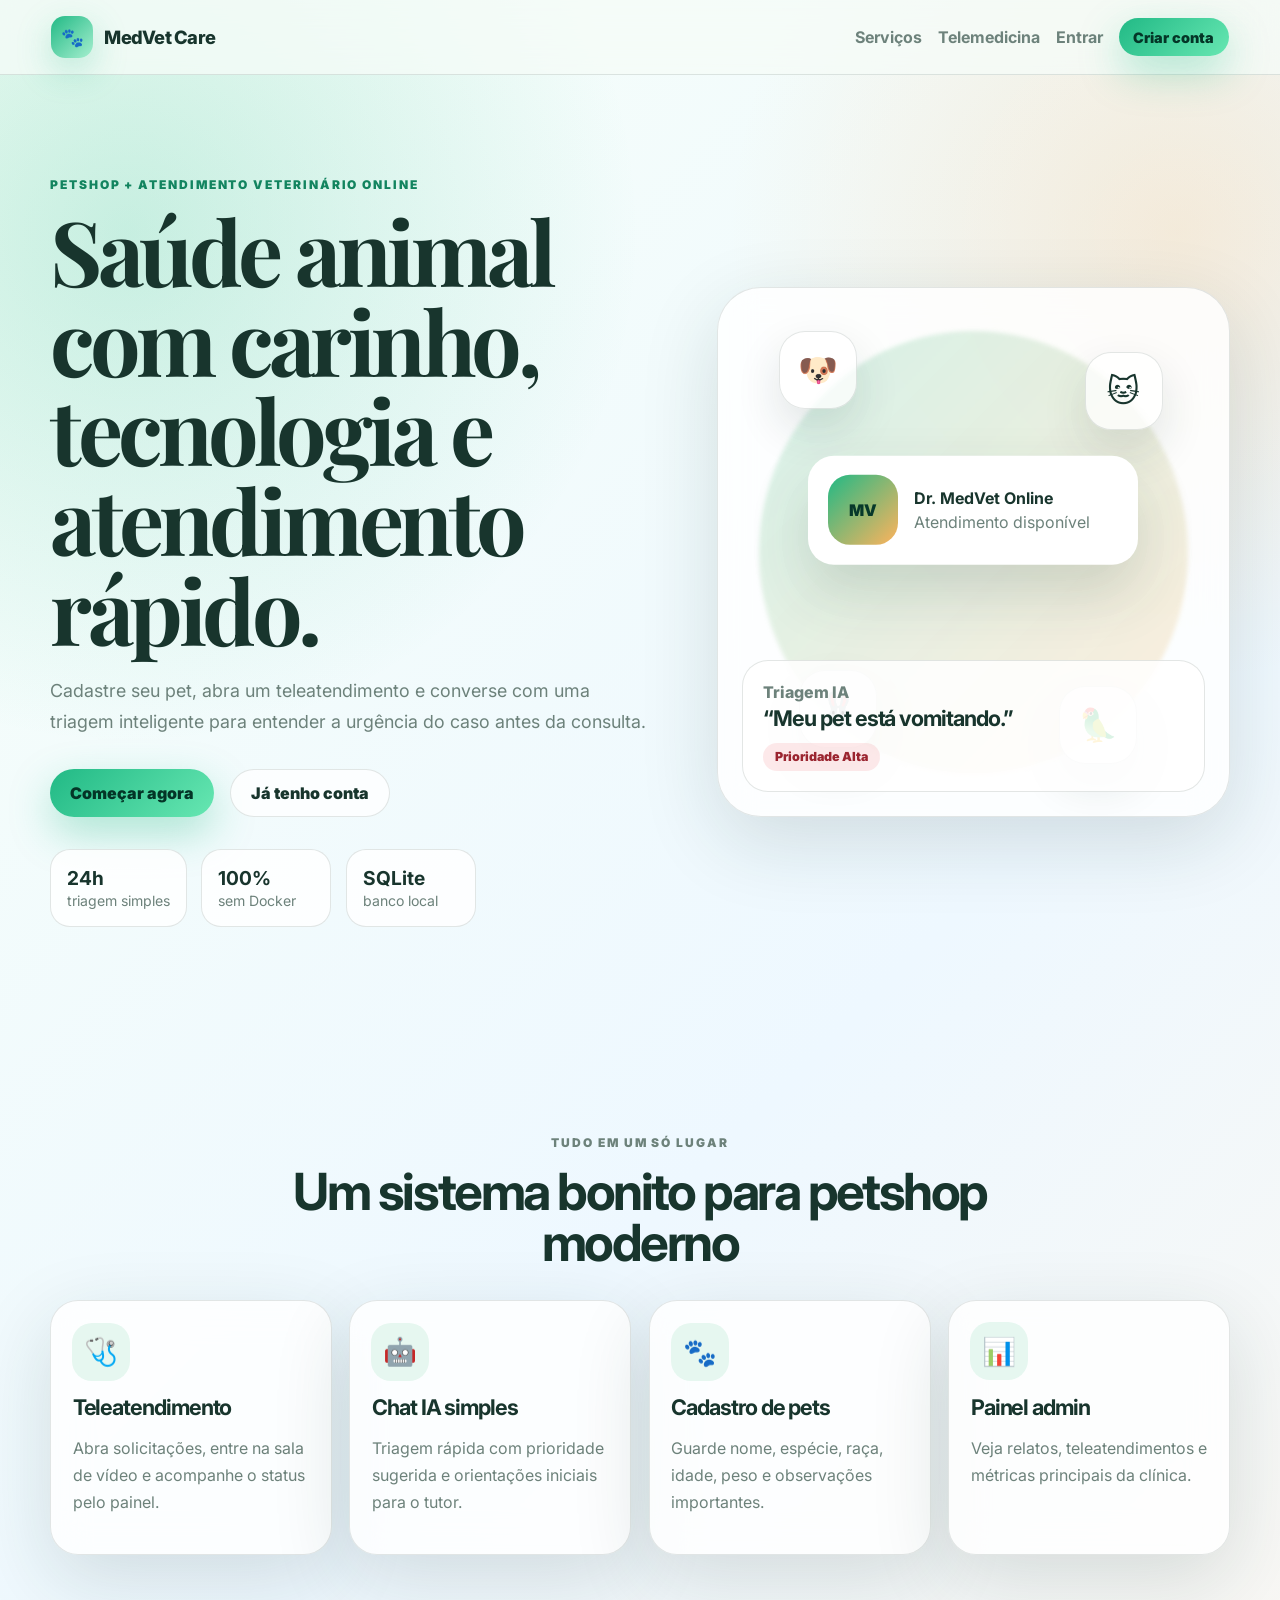
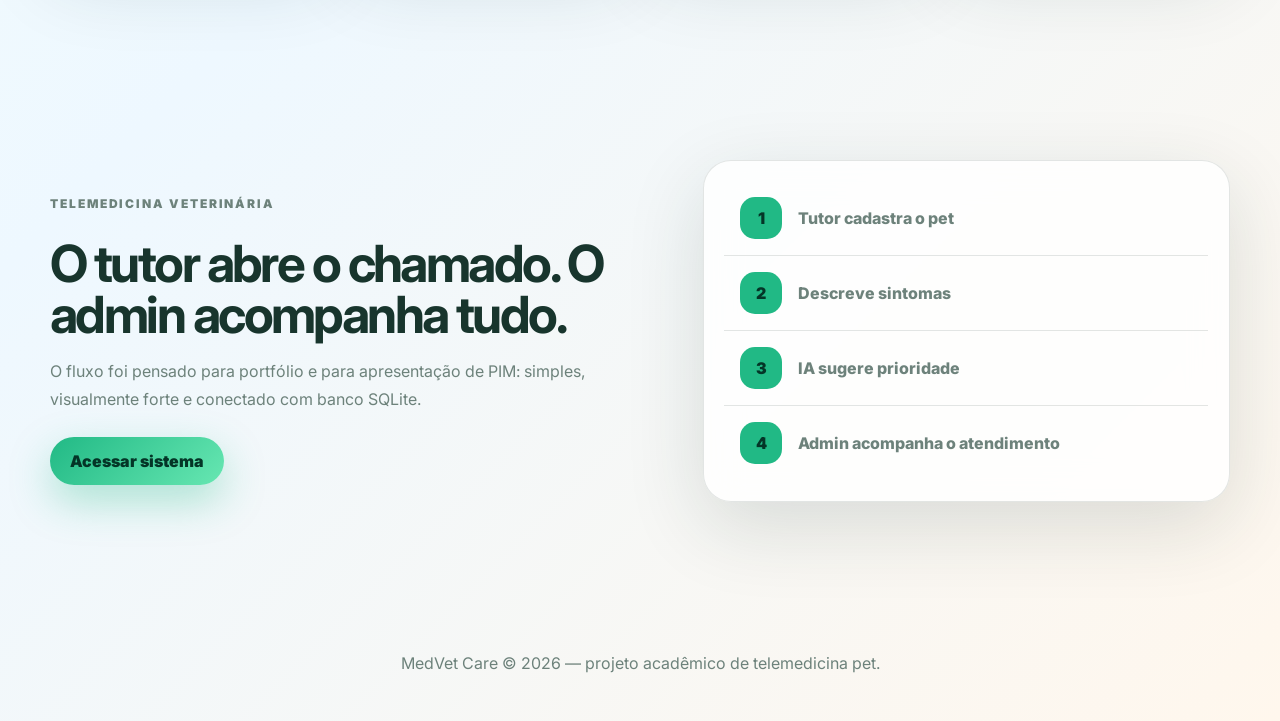
<file: public/index.html>
<!DOCTYPE html>
<html lang="pt-BR">
<head>
  <meta charset="UTF-8" />
  <meta name="viewport" content="width=device-width, initial-scale=1.0" />
  <title>MedVet Care | Petshop & Telemedicina</title>
  <link rel="preconnect" href="https://fonts.googleapis.com">
  <link rel="preconnect" href="https://fonts.gstatic.com" crossorigin>
  <link href="https://fonts.googleapis.com/css2?family=Inter:wght@400;500;600;700;800&family=Playfair+Display:wght@700;800&display=swap" rel="stylesheet">
  <link rel="stylesheet" href="./css/style.css" />
</head>
<body>
  <header class="site-header">
    <a class="brand" href="./index.html">
      <span class="brand-mark">🐾</span>
      <span>MedVet Care</span>
    </a>

    <button class="menu-toggle" aria-label="Abrir menu">☰</button>

    <nav class="nav">
      <a href="#servicos">Serviços</a>
      <a href="#tele">Telemedicina</a>
      <a href="./login.html">Entrar</a>
      <a class="btn btn-primary btn-small" href="./cadastro.html">Criar conta</a>
    </nav>
  </header>

  <main>
    <section class="hero section">
      <div class="hero-content">
        <p class="eyebrow">Petshop + atendimento veterinário online</p>
        <h1>Saúde animal com carinho, tecnologia e atendimento rápido.</h1>
        <p class="hero-text">
          Cadastre seu pet, abra um teleatendimento e converse com uma triagem inteligente
          para entender a urgência do caso antes da consulta.
        </p>

        <div class="hero-actions">
          <a class="btn btn-primary" href="./cadastro.html">Começar agora</a>
          <a class="btn btn-ghost" href="./login.html">Já tenho conta</a>
        </div>

        <div class="hero-stats">
          <div><strong>24h</strong><span>triagem simples</span></div>
          <div><strong>100%</strong><span>sem Docker</span></div>
          <div><strong>SQLite</strong><span>banco local</span></div>
        </div>
      </div>

      <div class="hero-card floating-card">
        <div class="pet-orbit">
          <span>🐶</span>
          <span>🐱</span>
          <span>🐰</span>
          <span>🦜</span>
        </div>

        <div class="doctor-card">
          <div class="doctor-avatar">MV</div>
          <div>
            <strong>Dr. MedVet Online</strong>
            <span>Atendimento disponível</span>
          </div>
        </div>

        <div class="triage-box">
          <p>Triagem IA</p>
          <h3>“Meu pet está vomitando.”</h3>
          <span class="badge badge-danger">Prioridade Alta</span>
        </div>
      </div>
    </section>

    <section id="servicos" class="section">
      <div class="section-title">
        <p class="eyebrow">Tudo em um só lugar</p>
        <h2>Um sistema bonito para petshop moderno</h2>
      </div>

      <div class="cards-grid">
        <article class="service-card">
          <span class="icon-bubble">🩺</span>
          <h3>Teleatendimento</h3>
          <p>Abra solicitações, entre na sala de vídeo e acompanhe o status pelo painel.</p>
        </article>

        <article class="service-card">
          <span class="icon-bubble">🤖</span>
          <h3>Chat IA simples</h3>
          <p>Triagem rápida com prioridade sugerida e orientações iniciais para o tutor.</p>
        </article>

        <article class="service-card">
          <span class="icon-bubble">🐾</span>
          <h3>Cadastro de pets</h3>
          <p>Guarde nome, espécie, raça, idade, peso e observações importantes.</p>
        </article>

        <article class="service-card">
          <span class="icon-bubble">📊</span>
          <h3>Painel admin</h3>
          <p>Veja relatos, teleatendimentos e métricas principais da clínica.</p>
        </article>
      </div>
    </section>

    <section id="tele" class="section split-section">
      <div>
        <p class="eyebrow">Telemedicina veterinária</p>
        <h2>O tutor abre o chamado. O admin acompanha tudo.</h2>
        <p>
          O fluxo foi pensado para portfólio e para apresentação de PIM: simples,
          visualmente forte e conectado com banco SQLite.
        </p>
        <a class="btn btn-primary" href="./login.html">Acessar sistema</a>
      </div>

      <div class="timeline-card">
        <div><span>1</span><p>Tutor cadastra o pet</p></div>
        <div><span>2</span><p>Descreve sintomas</p></div>
        <div><span>3</span><p>IA sugere prioridade</p></div>
        <div><span>4</span><p>Admin acompanha o atendimento</p></div>
      </div>
    </section>
  </main>

  <footer class="footer">
    <p>MedVet Care © 2026 — projeto acadêmico de telemedicina pet.</p>
  </footer>

  <script>
    document.querySelector(".menu-toggle").addEventListener("click", () => {
      document.querySelector(".nav").classList.toggle("is-open");
    });
  </script>
</body>
</html>
</file>
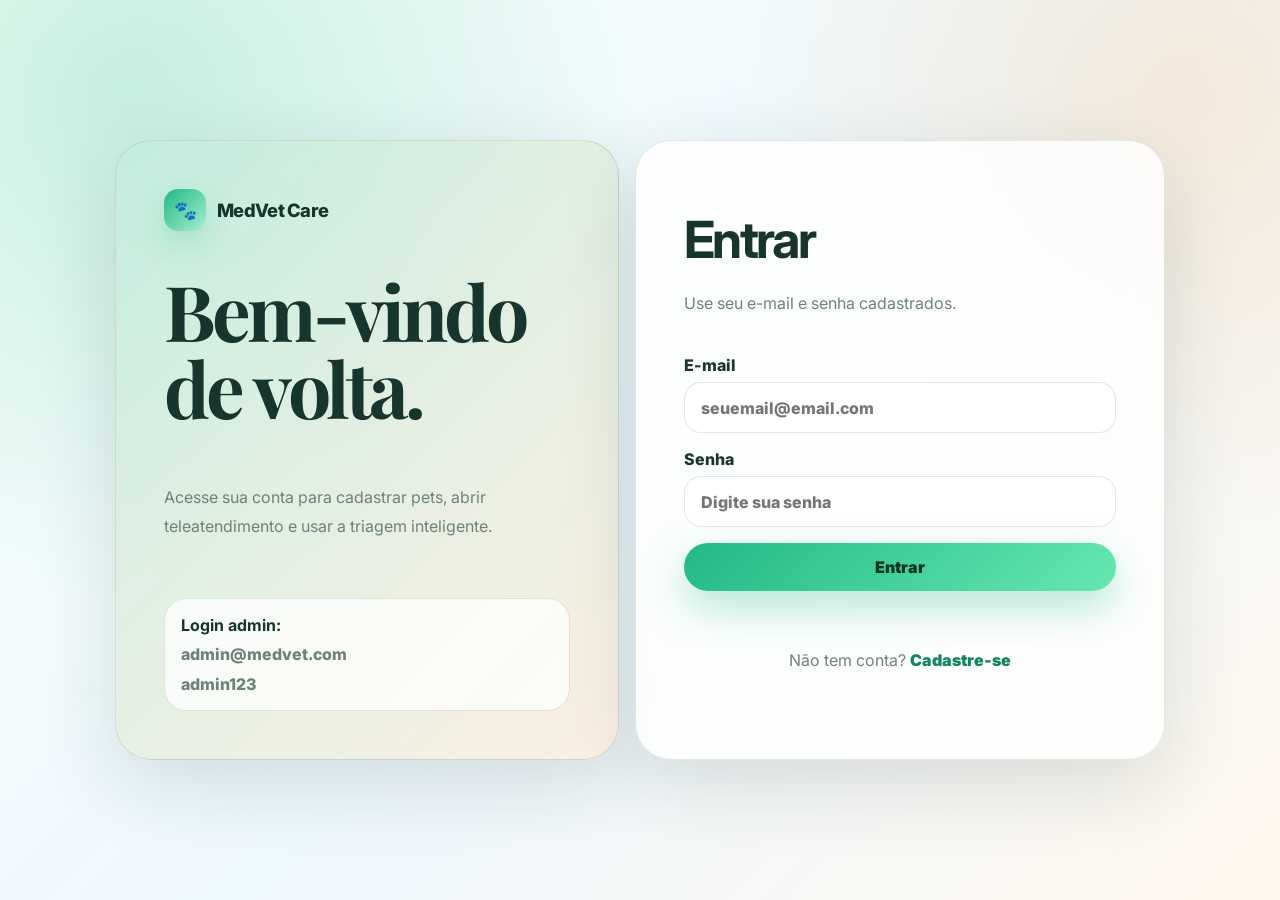
<file: public/admin.html>
<!DOCTYPE html>
<html lang="pt-BR">
<head>
  <meta charset="UTF-8" />
  <meta name="viewport" content="width=device-width, initial-scale=1.0" />
  <title>Admin | MedVet Care</title>
  <link rel="preconnect" href="https://fonts.googleapis.com">
  <link rel="preconnect" href="https://fonts.gstatic.com" crossorigin>
  <link href="https://fonts.googleapis.com/css2?family=Inter:wght@400;500;600;700;800&family=Playfair+Display:wght@700;800&display=swap" rel="stylesheet">
  <link rel="stylesheet" href="./css/style.css" />
</head>
<body>
  <header class="app-header">
    <a class="brand" href="./admin.html">
      <span class="brand-mark">🐾</span>
      <span>MedVet Admin</span>
    </a>

    <nav class="app-nav">
      <a href="./dashboard.html">Dashboard</a>
      <a href="./teleatendimento.html">Teleatendimento</a>
      <a href="./chat.html">Chat IA</a>
      <a class="active" href="./admin.html">Admin</a>
      <button class="btn btn-ghost btn-small" id="logoutBtn">Sair</button>
    </nav>
  </header>

  <main class="app-shell">
    <section class="welcome-card admin-hero">
      <div>
        <p class="eyebrow">Painel administrativo</p>
        <h1>Controle da clínica em tempo real.</h1>
        <p>Acompanhe relatos, prioridades e salas de teleatendimento abertas.</p>
      </div>
    </section>

    <section id="statsGrid" class="stats-grid"></section>

    <section class="panel">
      <div class="panel-header">
        <div>
          <p class="eyebrow">Relatos</p>
          <h2>Atendimentos registrados</h2>
        </div>
        <button class="btn btn-ghost btn-small" id="refreshBtn">Atualizar</button>
      </div>
      <div id="relatosAdmin" class="table-wrap"></div>
    </section>

    <section class="panel">
      <div class="panel-header">
        <div>
          <p class="eyebrow">Vídeo</p>
          <h2>Teleatendimentos</h2>
        </div>
      </div>
      <div id="teleAdmin" class="table-wrap"></div>
    </section>
  </main>

  <script src="./js/api.js"></script>
  <script src="./js/admin.js"></script>
</body>
</html>
</file>
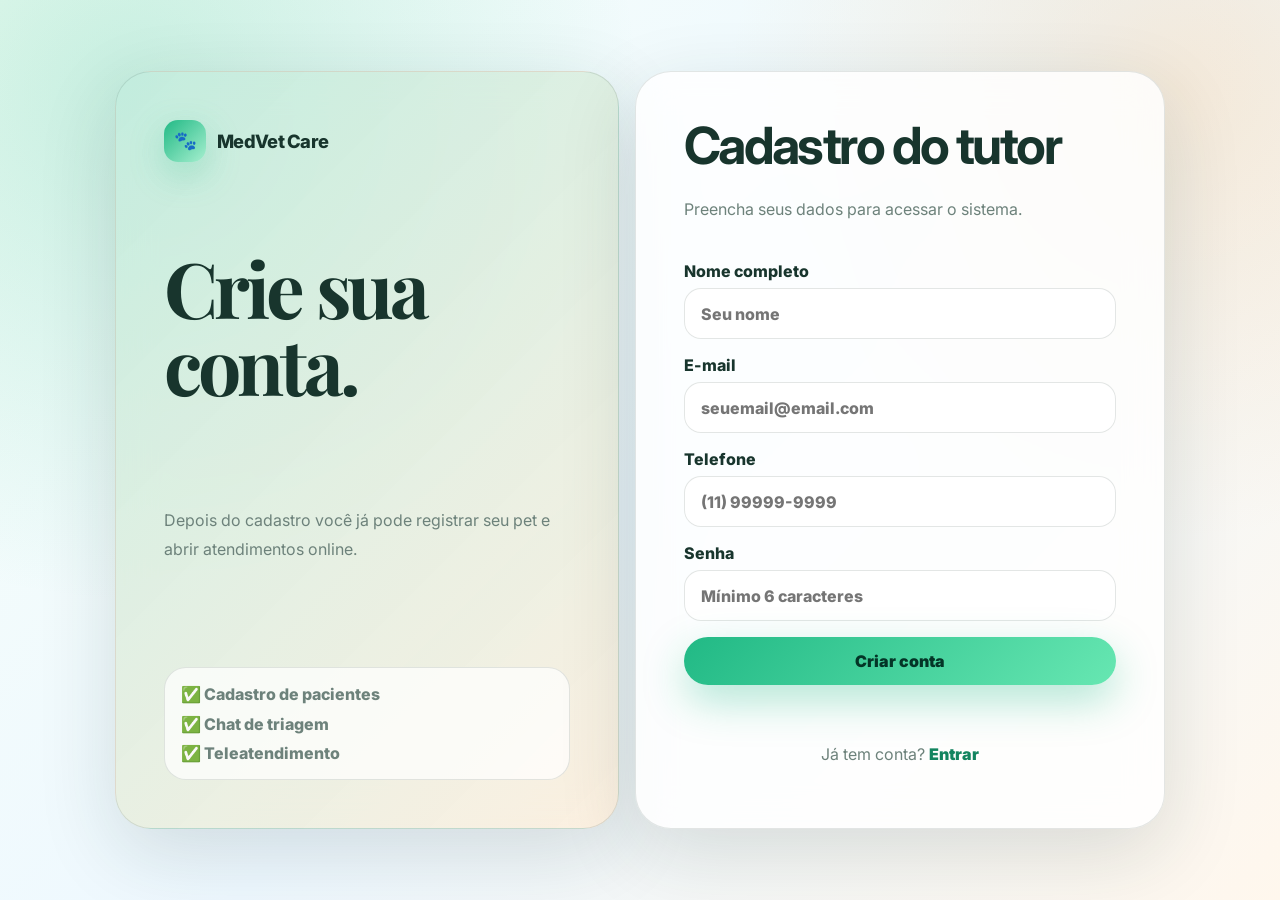
<file: public/cadastro.html>
<!DOCTYPE html>
<html lang="pt-BR">
<head>
  <meta charset="UTF-8" />
  <meta name="viewport" content="width=device-width, initial-scale=1.0" />
  <title>Cadastro | MedVet Care</title>
  <link rel="preconnect" href="https://fonts.googleapis.com">
  <link rel="preconnect" href="https://fonts.gstatic.com" crossorigin>
  <link href="https://fonts.googleapis.com/css2?family=Inter:wght@400;500;600;700;800&family=Playfair+Display:wght@700;800&display=swap" rel="stylesheet">
  <link rel="stylesheet" href="./css/style.css" />
</head>
<body class="auth-body">
  <main class="auth-layout">
    <section class="auth-brand-panel">
      <a class="brand" href="./index.html">
        <span class="brand-mark">🐾</span>
        <span>MedVet Care</span>
      </a>
      <h1>Crie sua conta.</h1>
      <p>Depois do cadastro você já pode registrar seu pet e abrir atendimentos online.</p>
      <div class="feature-list">
        <span>✅ Cadastro de pacientes</span>
        <span>✅ Chat de triagem</span>
        <span>✅ Teleatendimento</span>
      </div>
    </section>

    <section class="auth-card">
      <h2>Cadastro do tutor</h2>
      <p class="muted">Preencha seus dados para acessar o sistema.</p>

      <form id="cadastroForm" class="form">
        <label>
          Nome completo
          <input type="text" name="nome" placeholder="Seu nome" required />
        </label>

        <label>
          E-mail
          <input type="email" name="email" placeholder="seuemail@email.com" required />
        </label>

        <label>
          Telefone
          <input type="text" name="telefone" placeholder="(11) 99999-9999" />
        </label>

        <label>
          Senha
          <input type="password" name="senha" placeholder="Mínimo 6 caracteres" required />
        </label>

        <button class="btn btn-primary full" type="submit">Criar conta</button>
        <p id="message" class="form-message"></p>
      </form>

      <p class="auth-link">Já tem conta? <a href="./login.html">Entrar</a></p>
    </section>
  </main>

  <script src="./js/api.js"></script>
  <script src="./js/cadastro.js"></script>
</body>
</html>
</file>
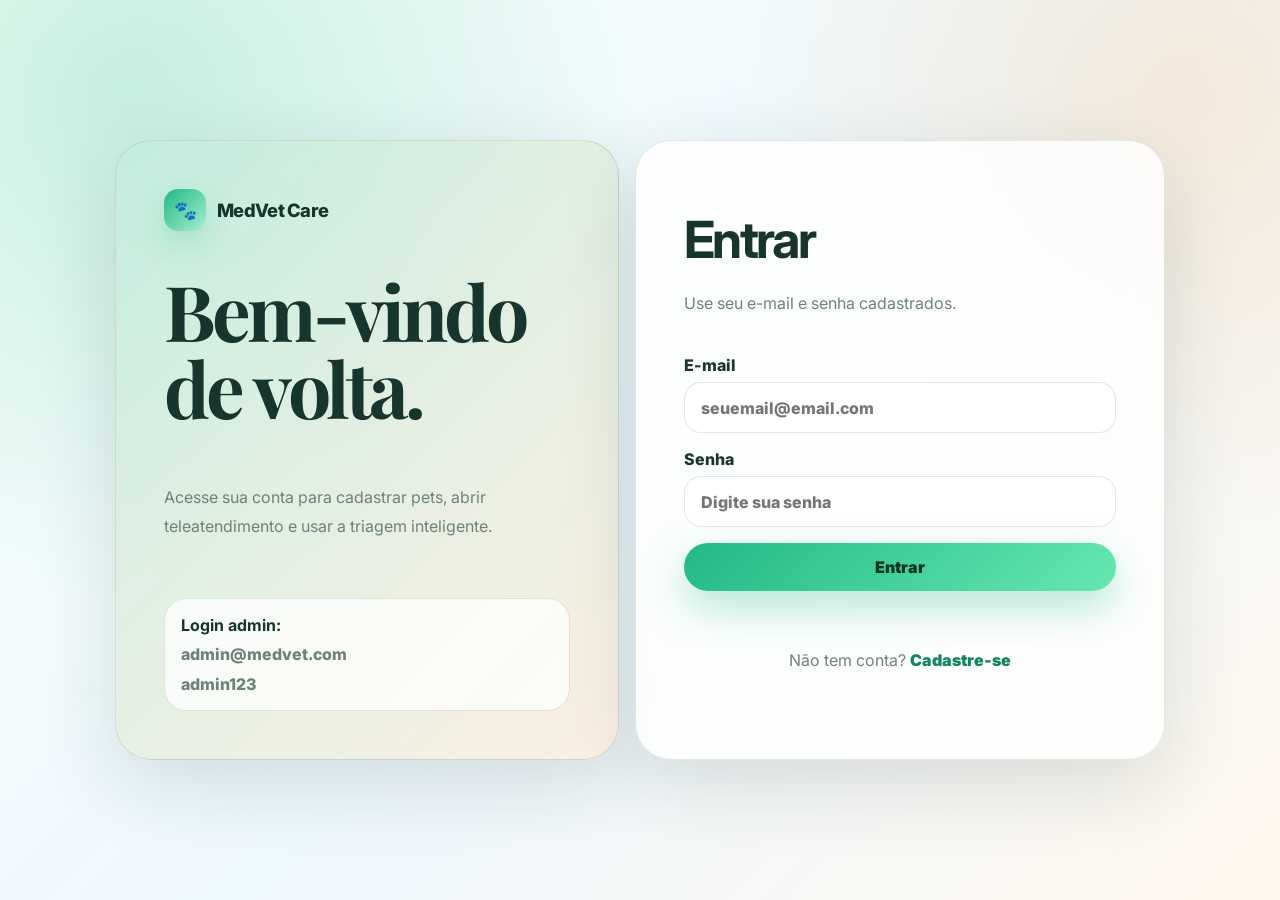
<file: public/chat.html>
<!DOCTYPE html>
<html lang="pt-BR">
<head>
  <meta charset="UTF-8" />
  <meta name="viewport" content="width=device-width, initial-scale=1.0" />
  <title>Chat IA | MedVet Care</title>
  <link rel="preconnect" href="https://fonts.googleapis.com">
  <link rel="preconnect" href="https://fonts.gstatic.com" crossorigin>
  <link href="https://fonts.googleapis.com/css2?family=Inter:wght@400;500;600;700;800&family=Playfair+Display:wght@700;800&display=swap" rel="stylesheet">
  <link rel="stylesheet" href="./css/style.css" />
</head>
<body>
  <header class="app-header">
    <a class="brand" href="./dashboard.html">
      <span class="brand-mark">🐾</span>
      <span>MedVet Care</span>
    </a>

    <nav class="app-nav">
      <a href="./dashboard.html">Dashboard</a>
      <a href="./teleatendimento.html">Teleatendimento</a>
      <a class="active" href="./chat.html">Chat IA</a>
      <a id="adminLink" class="hidden" href="./admin.html">Admin</a>
      <button class="btn btn-ghost btn-small" id="logoutBtn">Sair</button>
    </nav>
  </header>

  <main class="app-shell chat-shell">
    <section class="chat-panel">
      <div class="chat-header">
        <div>
          <p class="eyebrow">Atendimento rápido</p>
          <h1>Chat IA de triagem</h1>
        </div>
        <span class="badge badge-info">IA simples</span>
      </div>

      <div id="chatMessages" class="chat-messages">
        <div class="message bot">
          <strong>MedVet IA</strong>
          <p>Oi! Me conte o que está acontecendo com seu pet. Exemplo: “meu gato está vomitando e não quer comer”.</p>
        </div>
      </div>

      <form id="chatForm" class="chat-form">
        <input id="chatInput" placeholder="Digite sua dúvida..." autocomplete="off" required />
        <button class="btn btn-primary" type="submit">Enviar</button>
      </form>
    </section>

    <aside class="panel tips-panel">
      <h2>Dicas para uma boa triagem</h2>
      <ul class="tips-list">
        <li>Informe espécie, idade e sintomas.</li>
        <li>Diga quando começou.</li>
        <li>Fale se comeu, bebeu água ou mudou o comportamento.</li>
        <li>Em emergência real, procure atendimento presencial.</li>
      </ul>
    </aside>
  </main>

  <script src="./js/api.js"></script>
  <script src="./js/chat.js"></script>
</body>
</html>
</file>
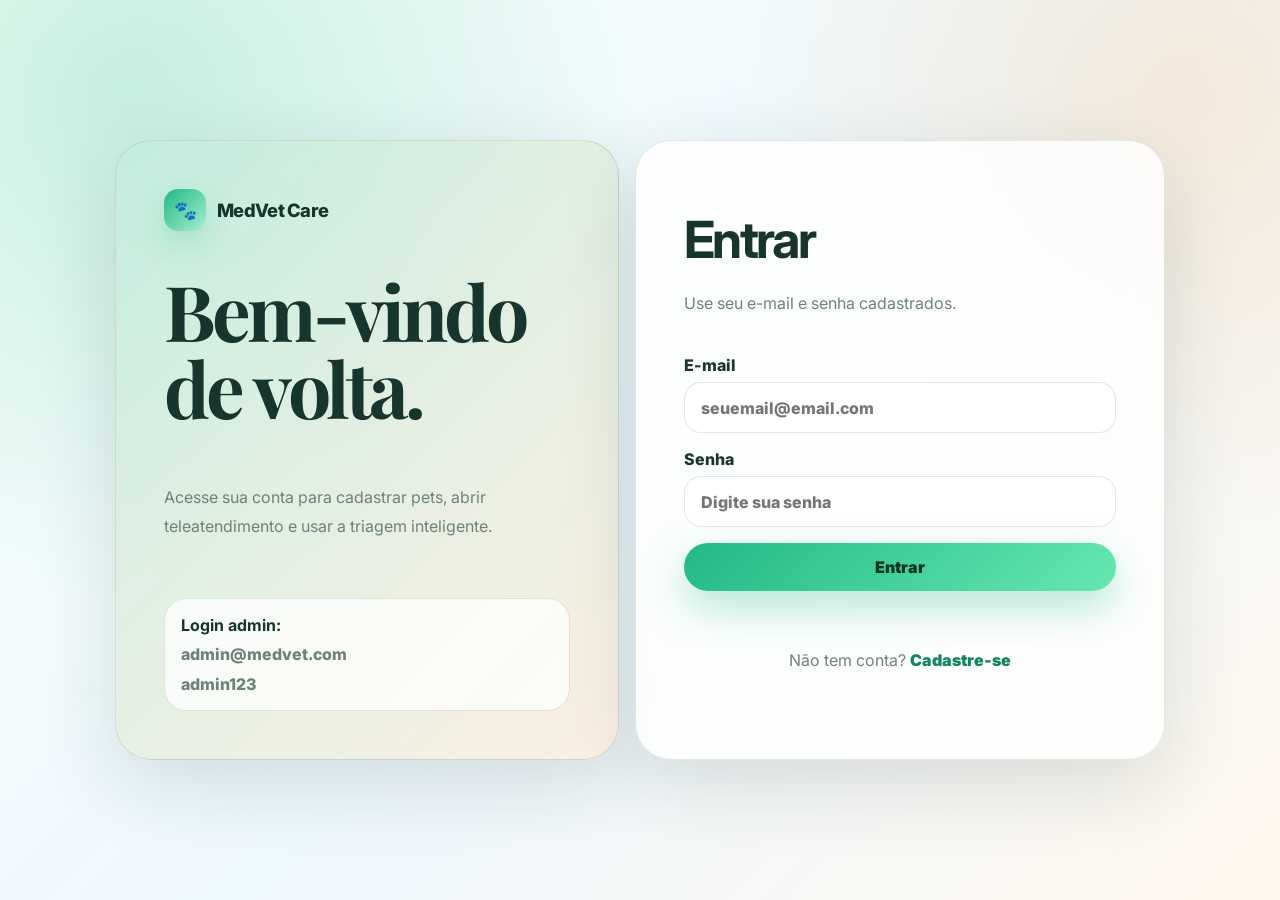
<file: public/dashboard.html>
<!DOCTYPE html>
<html lang="pt-BR">
<head>
  <meta charset="UTF-8" />
  <meta name="viewport" content="width=device-width, initial-scale=1.0" />
  <title>Dashboard | MedVet Care</title>
  <link rel="preconnect" href="https://fonts.googleapis.com">
  <link rel="preconnect" href="https://fonts.gstatic.com" crossorigin>
  <link href="https://fonts.googleapis.com/css2?family=Inter:wght@400;500;600;700;800&family=Playfair+Display:wght@700;800&display=swap" rel="stylesheet">
  <link rel="stylesheet" href="./css/style.css" />
</head>
<body>
  <header class="app-header">
    <a class="brand" href="./dashboard.html">
      <span class="brand-mark">🐾</span>
      <span>MedVet Care</span>
    </a>

    <nav class="app-nav">
      <a class="active" href="./dashboard.html">Dashboard</a>
      <a href="./teleatendimento.html">Teleatendimento</a>
      <a href="./chat.html">Chat IA</a>
      <a id="adminLink" class="hidden" href="./admin.html">Admin</a>
      <button class="btn btn-ghost btn-small" id="logoutBtn">Sair</button>
    </nav>
  </header>

  <main class="app-shell">
    <section class="welcome-card">
      <div>
        <p class="eyebrow">Painel do tutor</p>
        <h1 id="welcomeTitle">Olá!</h1>
        <p>Gerencie seus pets e acompanhe seus pedidos de atendimento.</p>
      </div>
      <a class="btn btn-primary" href="./teleatendimento.html">Abrir teleatendimento</a>
    </section>

    <section class="grid-2">
      <article class="panel">
        <div class="panel-header">
          <div>
            <p class="eyebrow">Paciente pet</p>
            <h2>Cadastrar pet</h2>
          </div>
        </div>

        <form id="petForm" class="form compact-form">
          <label>Nome do pet
            <input name="nome" placeholder="Ex: Thor" required>
          </label>

          <div class="form-row">
            <label>Espécie
              <select name="especie_id" id="especieSelect" required></select>
            </label>

            <label>Idade
              <input type="number" name="idade" min="0" placeholder="Ex: 3">
            </label>
          </div>

          <div class="form-row">
            <label>Raça
              <input name="raca" placeholder="Ex: SRD">
            </label>

            <label>Peso
              <input type="number" step="0.1" name="peso" placeholder="Ex: 12.5">
            </label>
          </div>

          <label>Sexo
            <select name="sexo">
              <option value="">Não informar</option>
              <option>Macho</option>
              <option>Fêmea</option>
            </select>
          </label>

          <label>Observações
            <textarea name="observacoes" rows="3" placeholder="Vacinas, alergias, comportamento..."></textarea>
          </label>

          <button class="btn btn-primary full" type="submit">Salvar pet</button>
          <p id="petMessage" class="form-message"></p>
        </form>
      </article>

      <article class="panel">
        <div class="panel-header">
          <div>
            <p class="eyebrow">Meus pacientes</p>
            <h2>Pets cadastrados</h2>
          </div>
        </div>

        <div id="petsList" class="list-stack"></div>
      </article>
    </section>

    <section class="panel">
      <div class="panel-header">
        <div>
          <p class="eyebrow">Histórico</p>
          <h2>Meus relatos</h2>
        </div>
        <a class="btn btn-ghost btn-small" href="./chat.html">Usar Chat IA</a>
      </div>

      <div id="relatosList" class="list-stack"></div>
    </section>
  </main>

  <script src="./js/api.js"></script>
  <script src="./js/dashboard.js"></script>
</body>
</html>
</file>
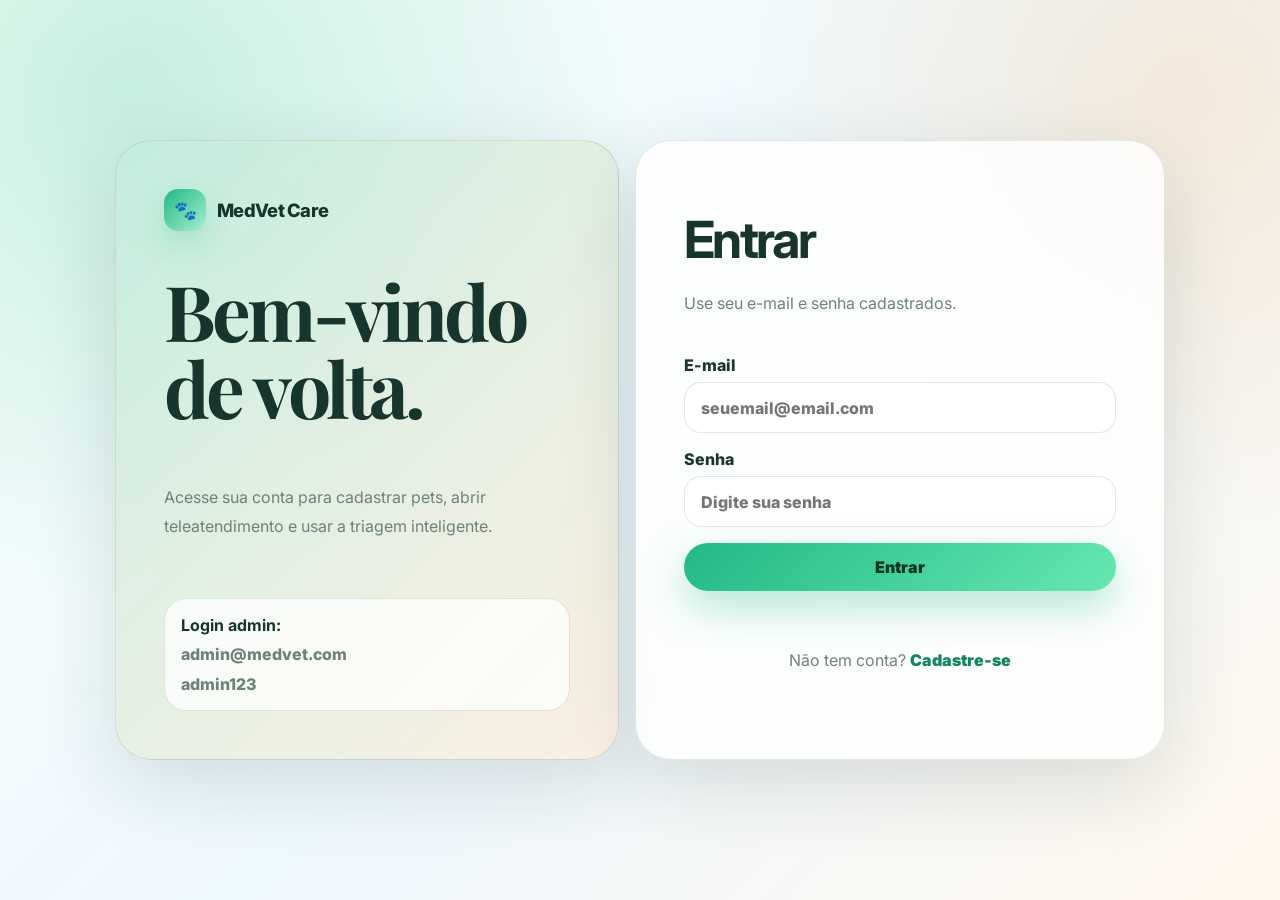
<file: public/login.html>
<!DOCTYPE html>
<html lang="pt-BR">
<head>
  <meta charset="UTF-8" />
  <meta name="viewport" content="width=device-width, initial-scale=1.0" />
  <title>Login | MedVet Care</title>
  <link rel="preconnect" href="https://fonts.googleapis.com">
  <link rel="preconnect" href="https://fonts.gstatic.com" crossorigin>
  <link href="https://fonts.googleapis.com/css2?family=Inter:wght@400;500;600;700;800&family=Playfair+Display:wght@700;800&display=swap" rel="stylesheet">
  <link rel="stylesheet" href="./css/style.css" />
</head>
<body class="auth-body">
  <main class="auth-layout">
    <section class="auth-brand-panel">
      <a class="brand" href="./index.html">
        <span class="brand-mark">🐾</span>
        <span>MedVet Care</span>
      </a>
      <h1>Bem-vindo de volta.</h1>
      <p>Acesse sua conta para cadastrar pets, abrir teleatendimento e usar a triagem inteligente.</p>

      <div class="admin-hint">
        <strong>Login admin:</strong>
        <span>admin@medvet.com</span>
        <span>admin123</span>
      </div>
    </section>

    <section class="auth-card">
      <h2>Entrar</h2>
      <p class="muted">Use seu e-mail e senha cadastrados.</p>

      <form id="loginForm" class="form">
        <label>
          E-mail
          <input type="email" name="email" placeholder="seuemail@email.com" required />
        </label>

        <label>
          Senha
          <input type="password" name="senha" placeholder="Digite sua senha" required />
        </label>

        <button class="btn btn-primary full" type="submit">Entrar</button>
        <p id="message" class="form-message"></p>
      </form>

      <p class="auth-link">Não tem conta? <a href="./cadastro.html">Cadastre-se</a></p>
    </section>
  </main>

  <script src="./js/api.js"></script>
  <script src="./js/login.js"></script>
</body>
</html>
</file>
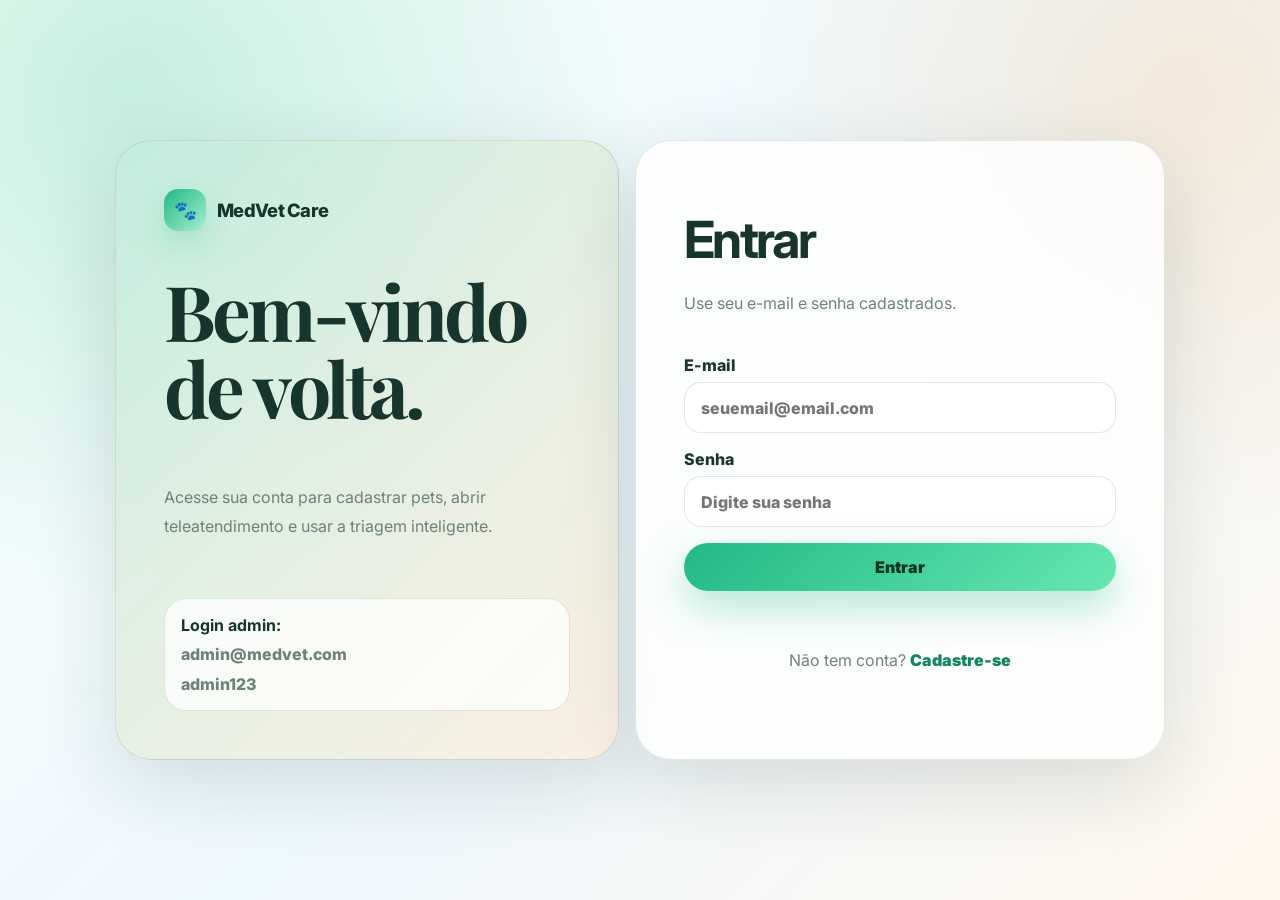
<file: public/teleatendimento.html>
<!DOCTYPE html>
<html lang="pt-BR">
<head>
  <meta charset="UTF-8" />
  <meta name="viewport" content="width=device-width, initial-scale=1.0" />
  <title>Teleatendimento | MedVet Care</title>
  <link rel="preconnect" href="https://fonts.googleapis.com">
  <link rel="preconnect" href="https://fonts.gstatic.com" crossorigin>
  <link href="https://fonts.googleapis.com/css2?family=Inter:wght@400;500;600;700;800&family=Playfair+Display:wght@700;800&display=swap" rel="stylesheet">
  <link rel="stylesheet" href="./css/style.css" />
</head>
<body>
  <header class="app-header">
    <a class="brand" href="./dashboard.html">
      <span class="brand-mark">🐾</span>
      <span>MedVet Care</span>
    </a>

    <nav class="app-nav">
      <a href="./dashboard.html">Dashboard</a>
      <a class="active" href="./teleatendimento.html">Teleatendimento</a>
      <a href="./chat.html">Chat IA</a>
      <a id="adminLink" class="hidden" href="./admin.html">Admin</a>
      <button class="btn btn-ghost btn-small" id="logoutBtn">Sair</button>
    </nav>
  </header>

  <main class="app-shell">
    <section class="welcome-card tele-hero">
      <div>
        <p class="eyebrow">Consulta online</p>
        <h1>Abra uma sala de teleatendimento.</h1>
        <p>Descreva o caso, gere a solicitação e entre na sala de vídeo.</p>
      </div>
    </section>

    <section class="grid-2">
      <article class="panel">
        <div class="panel-header">
          <div>
            <p class="eyebrow">Novo atendimento</p>
            <h2>Solicitar teleatendimento</h2>
          </div>
        </div>

        <form id="teleForm" class="form">
          <label>Pet
            <select id="petSelect" name="paciente_id" required></select>
          </label>

          <label>O que está acontecendo?
            <textarea name="descricao" rows="7" placeholder="Ex: Meu cachorro está vomitando desde ontem e não quer comer..." required></textarea>
          </label>

          <button class="btn btn-primary full" type="submit">Gerar sala de atendimento</button>
          <p id="teleMessage" class="form-message"></p>
        </form>
      </article>

      <article class="panel">
        <div class="panel-header">
          <div>
            <p class="eyebrow">Sala atual</p>
            <h2>Vídeo chamada</h2>
          </div>
        </div>

        <div id="videoArea" class="video-placeholder">
          <span>🎥</span>
          <p>Quando você gerar ou abrir uma sala, a chamada aparece aqui.</p>
        </div>
      </article>
    </section>

    <section class="panel">
      <div class="panel-header">
        <div>
          <p class="eyebrow">Histórico</p>
          <h2>Meus teleatendimentos</h2>
        </div>
      </div>

      <div id="teleList" class="list-stack"></div>
    </section>
  </main>

  <script src="./js/api.js"></script>
  <script src="./js/tele.js"></script>
</body>
</html>
</file>
<file: public/css/style.css>
:root {
  --bg: #f5fbf8;
  --bg-strong: #e6f7f0;
  --card: rgba(255, 255, 255, 0.82);
  --card-solid: #ffffff;
  --text: #18352d;
  --muted: #6d827b;
  --primary: #21b985;
  --primary-dark: #12845f;
  --accent: #ffb35c;
  --danger: #f0626b;
  --info: #58a6ff;
  --border: rgba(24, 53, 45, 0.12);
  --shadow: 0 24px 80px rgba(24, 53, 45, 0.14);
  --radius: 28px;
  --radius-sm: 16px;
}

* {
  box-sizing: border-box;
}

html {
  scroll-behavior: smooth;
}

body {
  margin: 0;
  min-height: 100vh;
  color: var(--text);
  font-family: "Inter", system-ui, -apple-system, BlinkMacSystemFont, "Segoe UI", sans-serif;
  background:
    radial-gradient(circle at 10% 10%, rgba(33, 185, 133, 0.22), transparent 32rem),
    radial-gradient(circle at 92% 10%, rgba(255, 179, 92, 0.22), transparent 28rem),
    linear-gradient(135deg, #f7fff9, #eef8ff 52%, #fff7ed);
}

a {
  color: inherit;
  text-decoration: none;
}

button,
input,
textarea,
select {
  font: inherit;
}

img {
  max-width: 100%;
}

.hidden {
  display: none !important;
}

.site-header,
.app-header {
  position: sticky;
  top: 0;
  z-index: 50;
  display: flex;
  align-items: center;
  justify-content: space-between;
  gap: 1.5rem;
  padding: 1rem clamp(1rem, 4vw, 4rem);
  backdrop-filter: blur(18px);
  background: rgba(245, 251, 248, 0.78);
  border-bottom: 1px solid var(--border);
}

.brand {
  display: inline-flex;
  align-items: center;
  gap: 0.7rem;
  font-weight: 800;
  letter-spacing: -0.04em;
  font-size: 1.15rem;
}

.brand-mark {
  display: grid;
  place-items: center;
  width: 42px;
  height: 42px;
  border-radius: 14px;
  background: linear-gradient(135deg, var(--primary), #a6efcf);
  box-shadow: 0 12px 35px rgba(33, 185, 133, 0.28);
}

.nav,
.app-nav {
  display: flex;
  align-items: center;
  gap: 1rem;
  color: var(--muted);
  font-weight: 700;
}

.nav a,
.app-nav a {
  transition: 0.2s ease;
}

.nav a:hover,
.app-nav a:hover,
.app-nav a.active {
  color: var(--primary-dark);
}

.menu-toggle {
  display: none;
  border: 0;
  background: var(--card-solid);
  border-radius: 12px;
  padding: 0.6rem 0.8rem;
  box-shadow: var(--shadow);
}

.section,
.app-shell {
  width: min(1180px, calc(100% - 2rem));
  margin: 0 auto;
}

.section {
  padding: clamp(3rem, 8vw, 7rem) 0;
}

.hero {
  display: grid;
  grid-template-columns: minmax(0, 1.08fr) minmax(320px, 0.92fr);
  align-items: center;
  gap: clamp(2rem, 5vw, 5rem);
}

.eyebrow {
  margin: 0 0 0.8rem;
  color: var(--primary-dark);
  font-weight: 900;
  text-transform: uppercase;
  letter-spacing: 0.16em;
  font-size: 0.75rem;
}

h1,
h2,
h3 {
  margin: 0;
  letter-spacing: -0.05em;
  line-height: 1;
}

h1 {
  font-family: "Playfair Display", serif;
  font-size: clamp(3.3rem, 7vw, 6.8rem);
}

h2 {
  font-size: clamp(2rem, 4vw, 3.3rem);
}

h3 {
  font-size: 1.35rem;
}

.hero-text,
.section-title p,
.split-section p,
.welcome-card p,
.panel p,
.muted {
  color: var(--muted);
  line-height: 1.75;
}

.hero-text {
  max-width: 620px;
  font-size: 1.12rem;
  margin: 1.35rem 0 0;
}

.hero-actions {
  display: flex;
  flex-wrap: wrap;
  gap: 1rem;
  margin: 2rem 0;
}

.btn {
  display: inline-flex;
  align-items: center;
  justify-content: center;
  gap: 0.55rem;
  min-height: 48px;
  padding: 0 1.25rem;
  border: 0;
  border-radius: 999px;
  cursor: pointer;
  font-weight: 900;
  transition: transform 0.18s ease, box-shadow 0.18s ease, background 0.18s ease;
}

.btn:hover {
  transform: translateY(-2px);
}

.btn-primary {
  background: linear-gradient(135deg, var(--primary), #67e7b2);
  color: #043527;
  box-shadow: 0 16px 42px rgba(33, 185, 133, 0.34);
}

.btn-ghost {
  background: rgba(255, 255, 255, 0.78);
  color: var(--text);
  border: 1px solid var(--border);
}

.btn-small {
  min-height: 38px;
  padding: 0 0.9rem;
  font-size: 0.9rem;
}

.full {
  width: 100%;
}

.hero-stats {
  display: flex;
  flex-wrap: wrap;
  gap: 0.9rem;
}

.hero-stats div {
  min-width: 130px;
  padding: 1rem;
  border-radius: 20px;
  background: var(--card);
  border: 1px solid var(--border);
}

.hero-stats strong {
  display: block;
  font-size: 1.2rem;
}

.hero-stats span {
  color: var(--muted);
  font-size: 0.88rem;
}

.hero-card,
.panel,
.auth-card,
.auth-brand-panel,
.welcome-card,
.service-card,
.timeline-card,
.chat-panel {
  border: 1px solid var(--border);
  background: var(--card);
  backdrop-filter: blur(18px);
  box-shadow: var(--shadow);
}

.hero-card {
  min-height: 530px;
  border-radius: 44px;
  padding: 1.5rem;
  position: relative;
  overflow: hidden;
}

.hero-card::before {
  content: "";
  position: absolute;
  inset: 8%;
  border-radius: 50%;
  background: linear-gradient(135deg, rgba(33, 185, 133, 0.18), rgba(255, 179, 92, 0.22));
  filter: blur(2px);
}

.floating-card {
  animation: float 6s ease-in-out infinite;
}

@keyframes float {
  0%, 100% { transform: translateY(0); }
  50% { transform: translateY(-14px); }
}

.pet-orbit {
  position: absolute;
  inset: 0;
}

.pet-orbit span {
  position: absolute;
  display: grid;
  place-items: center;
  width: 78px;
  height: 78px;
  border-radius: 26px;
  font-size: 2rem;
  background: rgba(255, 255, 255, 0.75);
  border: 1px solid var(--border);
  box-shadow: 0 20px 45px rgba(24, 53, 45, 0.12);
}

.pet-orbit span:nth-child(1) { top: 8%; left: 12%; }
.pet-orbit span:nth-child(2) { top: 12%; right: 13%; }
.pet-orbit span:nth-child(3) { bottom: 13%; left: 16%; }
.pet-orbit span:nth-child(4) { bottom: 10%; right: 18%; }

.doctor-card {
  position: absolute;
  z-index: 2;
  top: 42%;
  left: 50%;
  width: min(330px, calc(100% - 3rem));
  transform: translate(-50%, -50%);
  display: flex;
  align-items: center;
  gap: 1rem;
  padding: 1.2rem;
  border-radius: 26px;
  background: white;
  box-shadow: 0 28px 60px rgba(24, 53, 45, 0.16);
}

.doctor-avatar {
  display: grid;
  place-items: center;
  min-width: 70px;
  height: 70px;
  border-radius: 22px;
  background: linear-gradient(135deg, var(--primary), var(--accent));
  color: #07382a;
  font-weight: 900;
}

.doctor-card span {
  display: block;
  color: var(--muted);
  margin-top: 0.25rem;
}

.triage-box {
  position: absolute;
  z-index: 2;
  left: 1.5rem;
  right: 1.5rem;
  bottom: 1.5rem;
  padding: 1.3rem;
  border-radius: 26px;
  background: rgba(255, 255, 255, 0.86);
  border: 1px solid var(--border);
}

.triage-box p {
  margin: 0 0 0.4rem;
  color: var(--muted);
  font-weight: 800;
}

.triage-box h3 {
  margin-bottom: 0.8rem;
}

.badge {
  display: inline-flex;
  align-items: center;
  border-radius: 999px;
  padding: 0.4rem 0.75rem;
  font-size: 0.78rem;
  font-weight: 900;
}

.badge-danger {
  background: rgba(240, 98, 107, 0.14);
  color: #9b2530;
}

.badge-info {
  background: rgba(88, 166, 255, 0.14);
  color: #1e5f9d;
}

.badge-ok {
  background: rgba(33, 185, 133, 0.14);
  color: var(--primary-dark);
}

.section-title {
  text-align: center;
  max-width: 760px;
  margin: 0 auto 2rem;
}

.cards-grid,
.stats-grid {
  display: grid;
  grid-template-columns: repeat(4, 1fr);
  gap: 1.1rem;
}

.service-card,
.stat-card {
  padding: 1.35rem;
  border-radius: var(--radius);
}

.service-card p {
  color: var(--muted);
  line-height: 1.7;
}

.icon-bubble {
  display: grid;
  place-items: center;
  width: 58px;
  height: 58px;
  margin-bottom: 1rem;
  border-radius: 20px;
  background: var(--bg-strong);
  font-size: 1.7rem;
}

.split-section {
  display: grid;
  grid-template-columns: 1fr 0.85fr;
  gap: 2rem;
  align-items: center;
}

.split-section p {
  margin: 1rem 0 1.5rem;
}

.timeline-card {
  padding: 1.3rem;
  border-radius: var(--radius);
}

.timeline-card div {
  display: flex;
  gap: 1rem;
  align-items: center;
  padding: 1rem;
  border-bottom: 1px solid var(--border);
}

.timeline-card div:last-child {
  border-bottom: 0;
}

.timeline-card span {
  display: grid;
  place-items: center;
  min-width: 42px;
  height: 42px;
  border-radius: 15px;
  background: var(--primary);
  color: #043527;
  font-weight: 900;
}

.timeline-card p {
  margin: 0;
  font-weight: 800;
}

.footer {
  text-align: center;
  padding: 2rem;
  color: var(--muted);
}

/* Auth */
.auth-body {
  display: grid;
  place-items: center;
  padding: 1rem;
}

.auth-layout {
  width: min(1050px, 100%);
  display: grid;
  grid-template-columns: 0.95fr 1fr;
  gap: 1rem;
}

.auth-brand-panel,
.auth-card {
  min-height: 620px;
  padding: clamp(1.4rem, 4vw, 3rem);
  border-radius: 36px;
}

.auth-brand-panel {
  display: flex;
  flex-direction: column;
  justify-content: space-between;
  background:
    linear-gradient(135deg, rgba(33, 185, 133, 0.22), rgba(255, 179, 92, 0.18)),
    rgba(255, 255, 255, 0.72);
}

.auth-brand-panel h1 {
  font-size: clamp(3rem, 6vw, 5.4rem);
}

.auth-brand-panel p {
  color: var(--muted);
  line-height: 1.8;
}

.auth-card {
  display: flex;
  flex-direction: column;
  justify-content: center;
}

.auth-card h2 {
  margin-bottom: 0.5rem;
}

.form {
  display: grid;
  gap: 1rem;
  margin-top: 1.4rem;
}

.form label {
  display: grid;
  gap: 0.45rem;
  font-weight: 800;
  color: var(--text);
}

input,
textarea,
select {
  width: 100%;
  border: 1px solid var(--border);
  border-radius: 17px;
  padding: 0.9rem 1rem;
  outline: none;
  background: rgba(255, 255, 255, 0.84);
  color: var(--text);
  transition: box-shadow 0.2s ease, border 0.2s ease;
}

textarea {
  resize: vertical;
}

input:focus,
textarea:focus,
select:focus {
  border-color: rgba(33, 185, 133, 0.72);
  box-shadow: 0 0 0 4px rgba(33, 185, 133, 0.12);
}

.form-message {
  min-height: 24px;
  margin: 0;
  color: var(--primary-dark);
  font-weight: 800;
}

.form-message.error {
  color: #9b2530;
}

.auth-link {
  margin-top: 1.2rem;
  text-align: center;
  color: var(--muted);
}

.auth-link a {
  color: var(--primary-dark);
  font-weight: 900;
}

.admin-hint,
.feature-list {
  display: grid;
  gap: 0.6rem;
  padding: 1rem;
  border-radius: 22px;
  background: rgba(255, 255, 255, 0.72);
  border: 1px solid var(--border);
}

.admin-hint span,
.feature-list span {
  color: var(--muted);
  font-weight: 800;
}

/* App */
.app-shell {
  padding: 2rem 0 4rem;
  display: grid;
  gap: 1.2rem;
}

.welcome-card,
.panel,
.chat-panel {
  border-radius: var(--radius);
  padding: clamp(1.2rem, 3vw, 2rem);
}

.welcome-card {
  display: flex;
  justify-content: space-between;
  gap: 1.5rem;
  align-items: center;
  background:
    linear-gradient(135deg, rgba(33, 185, 133, 0.19), rgba(255, 255, 255, 0.84)),
    var(--card);
}

.welcome-card h1 {
  font-size: clamp(2.4rem, 5vw, 4.8rem);
}

.grid-2 {
  display: grid;
  grid-template-columns: 1fr 1fr;
  gap: 1.2rem;
}

.panel-header {
  display: flex;
  justify-content: space-between;
  gap: 1rem;
  align-items: start;
  margin-bottom: 1rem;
}

.form-row {
  display: grid;
  grid-template-columns: 1fr 1fr;
  gap: 0.9rem;
}

.list-stack {
  display: grid;
  gap: 0.8rem;
}

.item-card {
  padding: 1rem;
  border: 1px solid var(--border);
  border-radius: 20px;
  background: rgba(255, 255, 255, 0.72);
}

.item-card h3 {
  margin-bottom: 0.35rem;
}

.item-meta {
  display: flex;
  flex-wrap: wrap;
  gap: 0.5rem;
  margin-top: 0.7rem;
}

.item-meta span {
  padding: 0.32rem 0.6rem;
  border-radius: 999px;
  background: var(--bg-strong);
  color: var(--primary-dark);
  font-size: 0.78rem;
  font-weight: 900;
}

.empty {
  padding: 1.2rem;
  border-radius: 20px;
  background: rgba(255, 255, 255, 0.55);
  color: var(--muted);
  font-weight: 700;
}

.video-placeholder {
  min-height: 360px;
  display: grid;
  place-items: center;
  text-align: center;
  border-radius: 24px;
  background:
    linear-gradient(135deg, rgba(33, 185, 133, 0.12), rgba(88, 166, 255, 0.10)),
    rgba(255, 255, 255, 0.55);
  border: 1px dashed rgba(24, 53, 45, 0.18);
  overflow: hidden;
}

.video-placeholder span {
  font-size: 3rem;
}

.video-placeholder iframe {
  width: 100%;
  min-height: 520px;
  border: 0;
  border-radius: 24px;
}

.tele-hero {
  background:
    linear-gradient(135deg, rgba(88, 166, 255, 0.18), rgba(33, 185, 133, 0.18)),
    var(--card);
}

.admin-hero {
  background:
    linear-gradient(135deg, rgba(255, 179, 92, 0.2), rgba(33, 185, 133, 0.17)),
    var(--card);
}

.stat-card {
  background: var(--card);
  border: 1px solid var(--border);
  box-shadow: var(--shadow);
}

.stat-card strong {
  display: block;
  font-size: 2rem;
  letter-spacing: -0.06em;
}

.stat-card span {
  color: var(--muted);
  font-weight: 800;
}

.table-wrap {
  overflow-x: auto;
}

table {
  width: 100%;
  border-collapse: collapse;
  min-width: 820px;
}

th,
td {
  padding: 0.9rem;
  text-align: left;
  border-bottom: 1px solid var(--border);
  vertical-align: top;
}

th {
  font-size: 0.78rem;
  text-transform: uppercase;
  letter-spacing: 0.12em;
  color: var(--muted);
}

td {
  color: #24473d;
  font-weight: 600;
}

/* Chat */
.chat-shell {
  grid-template-columns: minmax(0, 1fr) 340px;
  align-items: start;
}

.chat-panel {
  min-height: calc(100vh - 150px);
  display: grid;
  grid-template-rows: auto 1fr auto;
}

.chat-header {
  display: flex;
  justify-content: space-between;
  align-items: start;
  gap: 1rem;
  padding-bottom: 1rem;
  border-bottom: 1px solid var(--border);
}

.chat-header h1 {
  font-size: clamp(2rem, 4vw, 3.6rem);
}

.chat-messages {
  display: grid;
  align-content: start;
  gap: 0.8rem;
  padding: 1rem 0;
  max-height: 58vh;
  overflow-y: auto;
}

.message {
  max-width: 82%;
  padding: 0.95rem 1rem;
  border-radius: 22px;
  line-height: 1.65;
}

.message p {
  margin: 0.25rem 0 0;
}

.message.bot {
  justify-self: start;
  background: rgba(255, 255, 255, 0.85);
  border: 1px solid var(--border);
}

.message.user {
  justify-self: end;
  background: linear-gradient(135deg, var(--primary), #7ff0bd);
  color: #063426;
}

.chat-form {
  display: grid;
  grid-template-columns: 1fr auto;
  gap: 0.8rem;
  padding-top: 1rem;
  border-top: 1px solid var(--border);
}

.tips-list {
  display: grid;
  gap: 0.8rem;
  color: var(--muted);
  line-height: 1.6;
  padding-left: 1.2rem;
}

/* Responsive */
@media (max-width: 920px) {
  .hero,
  .split-section,
  .auth-layout,
  .grid-2,
  .chat-shell {
    grid-template-columns: 1fr;
  }

  .cards-grid,
  .stats-grid {
    grid-template-columns: repeat(2, 1fr);
  }

  .auth-brand-panel,
  .auth-card {
    min-height: auto;
  }

  .welcome-card {
    align-items: stretch;
    flex-direction: column;
  }

  .app-nav {
    overflow-x: auto;
    justify-content: flex-start;
  }
}

@media (max-width: 680px) {
  .menu-toggle {
    display: inline-grid;
  }

  .site-header {
    align-items: flex-start;
  }

  .nav {
    position: absolute;
    top: 72px;
    right: 1rem;
    left: 1rem;
    display: none;
    flex-direction: column;
    align-items: stretch;
    padding: 1rem;
    border-radius: 22px;
    background: white;
    box-shadow: var(--shadow);
  }

  .nav.is-open {
    display: flex;
  }

  .cards-grid,
  .stats-grid,
  .form-row {
    grid-template-columns: 1fr;
  }

  .app-header {
    position: relative;
    align-items: stretch;
    flex-direction: column;
  }

  .app-nav {
    flex-wrap: wrap;
  }

  .hero-card {
    min-height: 430px;
  }

  .pet-orbit span {
    width: 62px;
    height: 62px;
  }

  .chat-form {
    grid-template-columns: 1fr;
  }

  .message {
    max-width: 100%;
  }
}
</file>
